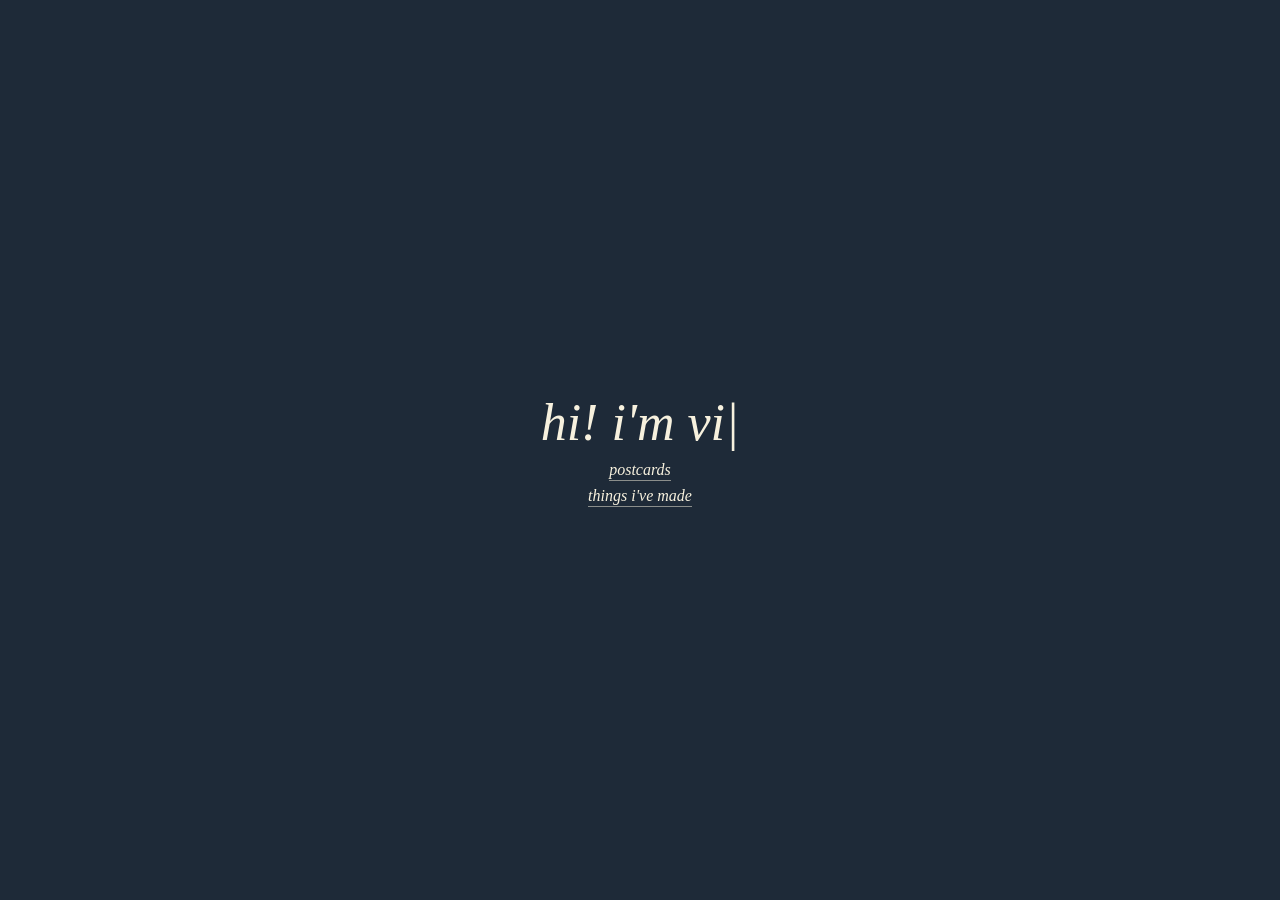
<file: index.html>
<!DOCTYPE html>
<html lang="en">
<head>
  <meta charset="UTF-8" />
  <meta name="viewport" content="width=device-width, initial-scale=1.0" />
  <title>victoria's website</title>
  <link rel="stylesheet" href="./css/style.css" />
</head>
<body>
  <div class="container">
    <h1 id="intro-text" aria-label="hi! i'm victoria"></h1>
    <!-- <p class="tagline">just for fun ◡̈</p> -->
    <a href="postcards.html">postcards</a>
    <a href="things-ive-made.html">things i've made</a>
  </div>
  <script>
    const introText = document.getElementById("intro-text");
    const fullText = "hi! i'm victoria";
    let charIndex = 0;

    function typeNextChar() {
      if (charIndex <= fullText.length) {
        introText.textContent = fullText.slice(0, charIndex);
        charIndex += 1;
        setTimeout(typeNextChar, 95);
      }
    }

    if (window.matchMedia("(prefers-reduced-motion: reduce)").matches) {
      introText.textContent = fullText;
    } else {
      typeNextChar();
    }
  </script>
</body>
</html>
</file>
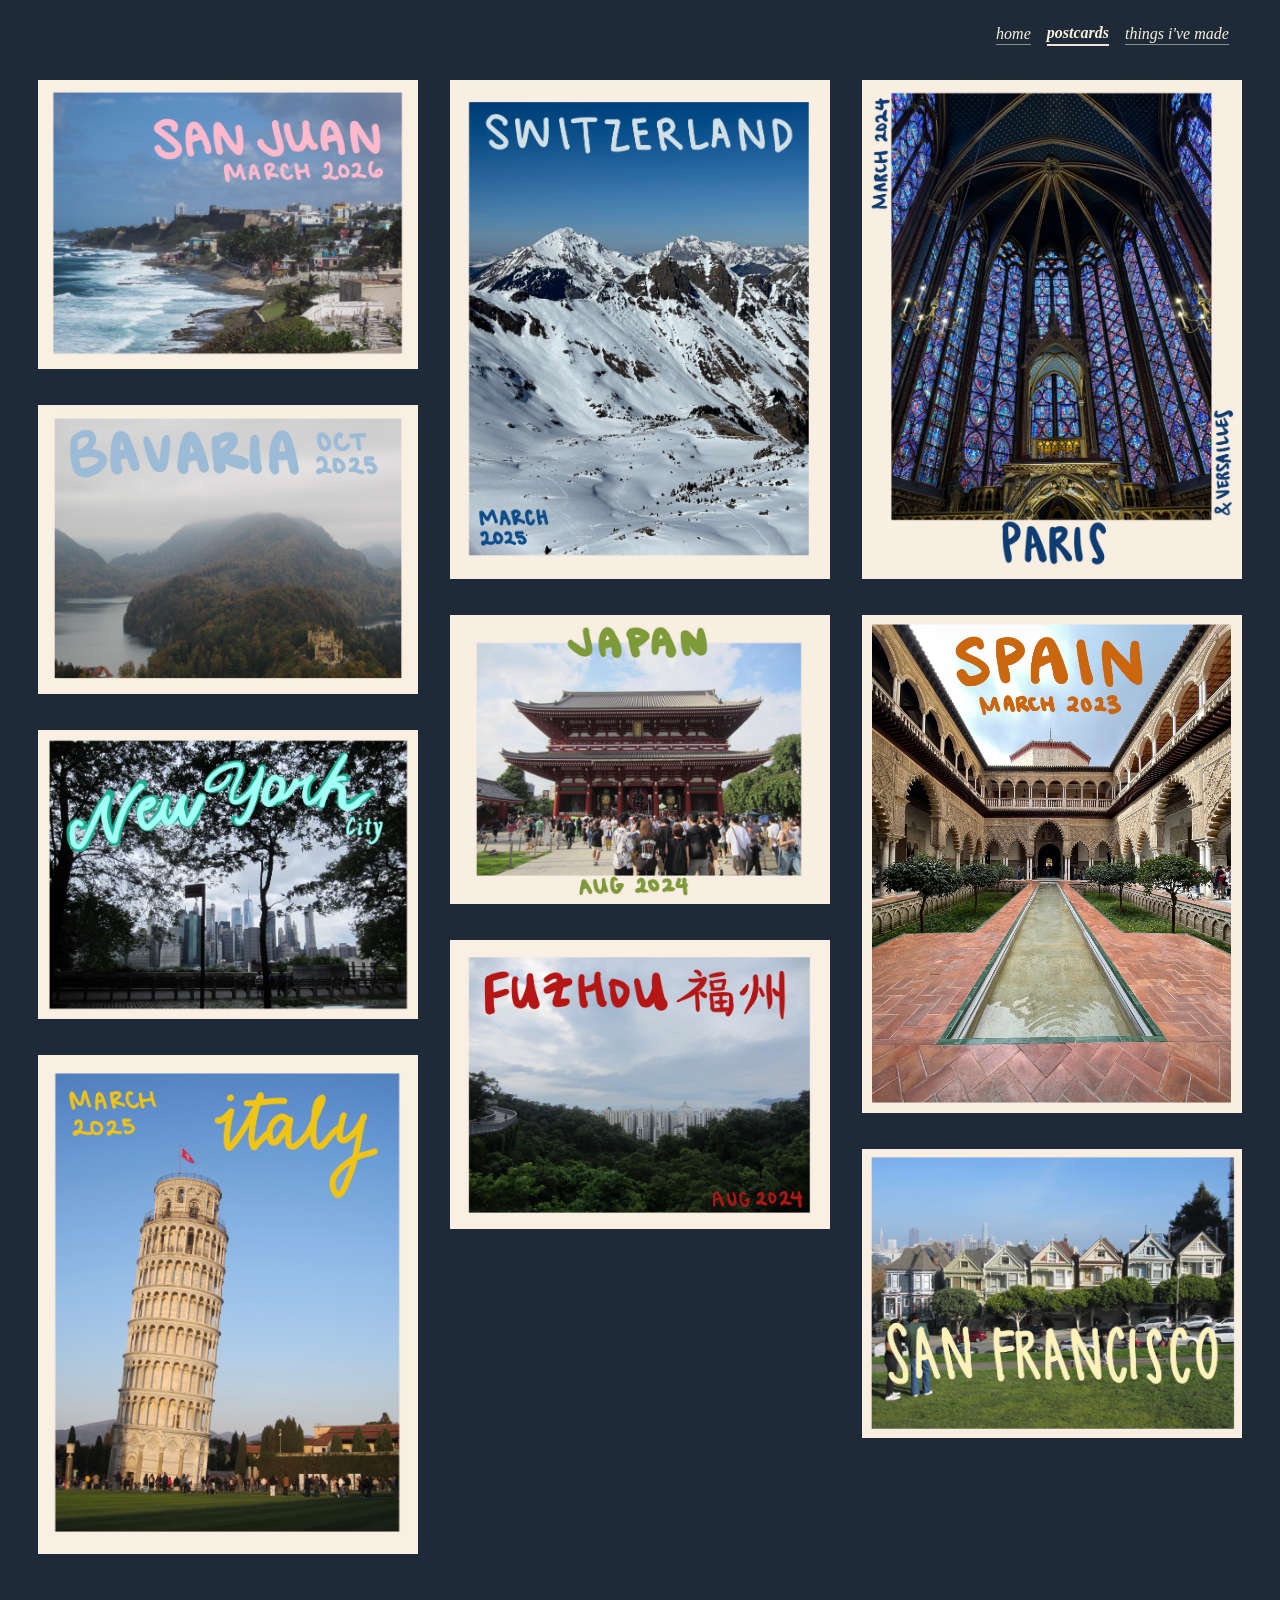
<file: postcards.html>
<!DOCTYPE html>
<html lang="en">
<head>
  <meta charset="UTF-8" />
  <meta name="viewport" content="width=device-width, initial-scale=1.0" />
  <title>victoria's website</title>
  <link rel="stylesheet" href="./css/gallery.css" />
</head>
<body class="gallery-page">
  <nav class="top-nav" aria-label="site navigation">
    <a href="index.html">home</a>
    <a href="postcards.html" class="current-page" aria-current="page">postcards</a>
    <a href="things-ive-made.html">things i've made</a>
  </nav>
  <main class="gallery-shell">
    <!-- <h1 class="gallery-title">postcards</h1> -->

    <section class="gallery-grid" aria-label="travel photos">
      <figure class="photo-card">
        <a class="photo-link" href="san-juan.html" aria-label="Open San Juan gallery">
          <img
            class="photo photo--horizontal"
            src="./images/postcards/san-juan-2026.jpg"
            alt=""
          />
        </a>
      </figure>

      <figure class="photo-card">
        <img
          class="photo photo--horizontal"
          src="./images/postcards/bavaria-2025.jpg"
          alt=""
        />
      </figure>

      <figure class="photo-card">
        <img
          class="photo photo--horizontal"
          src="./images/postcards/nyc.jpg"
          alt=""
        />
      </figure>

      <figure class="photo-card">
        <img
          class="photo photo--vertical"
          src="./images/postcards/italy-2025.jpg"
          alt=""
        />
      </figure>

      <figure class="photo-card">
        <img
          class="photo photo--vertical"
          src="./images/postcards/switzerland-2025.jpg"
          alt=""
        />
      </figure>

      <figure class="photo-card">
        <img
          class="photo photo--horizontal"
          src="./images/postcards/japan-2024.jpg"
          alt=""
        />
      </figure>

      <figure class="photo-card">
        <img
          class="photo photo--horizontal"
          src="./images/postcards/fuzhou-2024.jpg"
          alt=""
        />
      </figure>

      <figure class="photo-card">
        <img
          class="photo photo--vertical"
          src="./images/postcards/paris-2024.jpg"
          alt=""
        />
      </figure>

      <figure class="photo-card">
        <img
          class="photo photo--vertical"
          src="./images/postcards/spain-2023.jpg"
          alt=""
        />
      </figure>

      <figure class="photo-card">
        <img
          class="photo photo--horizontal"
          src="./images/postcards/sf.jpg"
          alt=""
        />
      </figure>

    </section>
  </main>
  <script src="./scripts/gallery-nav.js"></script>
</body>
</html>
</file>
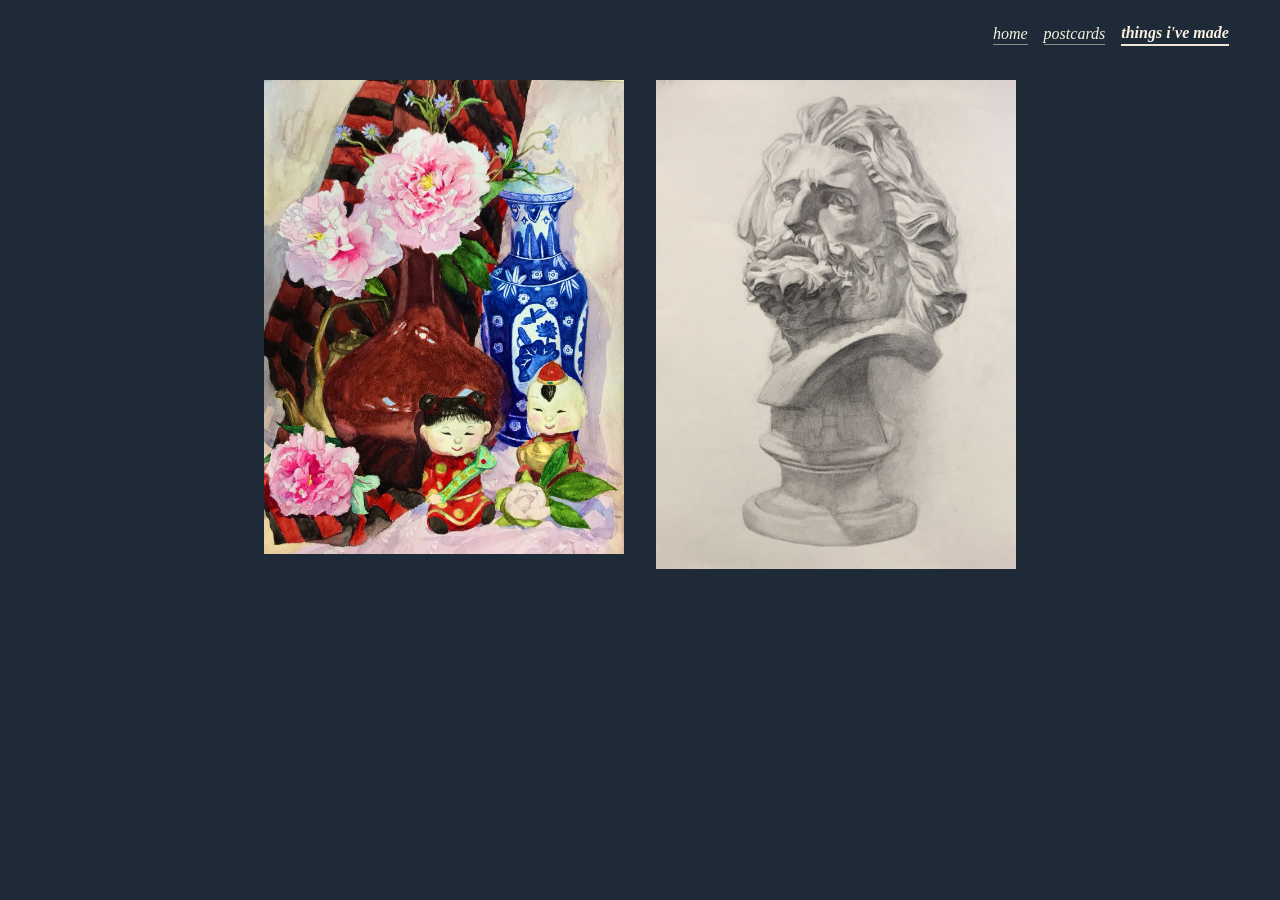
<file: things-ive-made.html>
<!DOCTYPE html>
<html lang="en">
<head>
  <meta charset="UTF-8" />
  <meta name="viewport" content="width=device-width, initial-scale=1.0" />
  <title>victoria's website</title>
  <link rel="stylesheet" href="./css/gallery.css" />
</head>
<body class="gallery-page">
  <nav class="top-nav" aria-label="site navigation">
    <a href="index.html">home</a>
    <a href="postcards.html">postcards</a>
    <a href="things-ive-made.html" class="current-page" aria-current="page">things i've made</a>
  </nav>
  <main class="gallery-shell">
    <!-- <h1 class="gallery-title">things i've made</h1> -->

    <section class="gallery-grid gallery-grid--few" aria-label="project screenshots">
      <figure class="photo-card">
        <img
          class="photo photo--vertical"
          src="./images/things/watercolor-still-life.JPG"
        />
        <figcaption class="photo-caption">watercolor, 2021</figcaption>
      </figure>

      <figure class="photo-card">
        <img
          class="photo photo--vertical"
          src="./images/things/graphite-bust.JPG"
        />
        <figcaption class="photo-caption">graphite, 2021</figcaption>
      </figure>
    </section>
  </main>
  <script src="./scripts/gallery-nav.js"></script>
</body>
</html>
</file>
<file: css/style.css>
* {
  box-sizing: border-box;
}

body {
  margin: 0;
  min-height: 100vh;
  display: flex;
  align-items: center;
  justify-content: center;
  background: #1e2a38;
  color: #f7f1de;
  font-family: "Times New Roman", Times, serif;
  font-style: italic;
}

.container {
  display: flex;
  flex-direction: column;
  align-items: center;
  gap: 0.35rem;
  text-align: center;
}

h1 {
  margin: 0;
  font-size: clamp(2rem, 5vw, 3.25rem);
  font-weight: 500;
  min-height: 1.2em;
}

.tagline {
  margin: 0 0 0.35rem;
  font-size: 1rem;
  opacity: 0.85;
}

#intro-text::after {
  content: "|";
  animation: blink 0.9s steps(1, end) infinite;
}

@keyframes blink {
  50% {
    opacity: 0;
  }
}

a {
  color: inherit;
  text-decoration: none;
  border-bottom: 1px solid rgba(247, 241, 222, 0.5);
  padding-bottom: 0.1rem;
}

a:hover {
  border-bottom-color: rgba(247, 241, 222, 0.9);
}
</file>
<file: css/gallery.css>
.gallery-page {
  --gallery-bg: #1e2a38;
  margin: 0;
  min-height: 100vh;
  background: var(--gallery-bg);
  color: #f7f1de;
  font-family: "Times New Roman", Times, serif;
  font-style: italic;
}

.top-nav {
  position: fixed;
  top: 1.5rem;
  right: 4vw;
  z-index: 10;
  display: flex;
  gap: 1rem;
  align-items: center;
}

.top-nav a,
.top-nav .current-page {
  color: inherit;
  text-decoration: none;
  border-bottom: 1px solid rgba(247, 241, 222, 0.5);
  padding-bottom: 0.1rem;
}

.top-nav .current-page {
  font-weight: 700;
  border-bottom-width: 2px;
  border-bottom-color: rgba(247, 241, 222, 0.95);
  cursor: default;
}

.top-nav a:hover {
  border-bottom-color: rgba(247, 241, 222, 0.9);
}

.gallery-shell {
  width: min(1260px, 94vw);
  margin: 0 auto;
  padding: 5rem 0 4rem;
}

.gallery-title {
  margin: 0 0 0.9rem;
  font-size: clamp(2rem, 4vw, 2.7rem);
  font-weight: 500;
  text-align: center;
  width: 100%;
}

.gallery-grid {
  columns: 320px;
  column-gap: 2rem;
}

.gallery-grid--few {
  columns: unset;
  display: flex;
  flex-wrap: wrap;
  justify-content: center;
  gap: 2rem;
}

.gallery-grid--few .photo-card {
  width: min(360px, 100%);
  margin: 0;
}

.photo-card {
  display: inline-block;
  width: 100%;
  margin: 0 0 2rem;
  break-inside: avoid;
  position: relative;
  overflow: hidden;
  background-color: var(--gallery-bg);
}

.photo {
  width: 100%;
  display: block;
  height: auto;
  object-fit: contain;
}

.photo--horizontal {
  aspect-ratio: auto;
}

.photo--vertical {
  aspect-ratio: auto;
}

.photo-card--wide {
  grid-column: auto;
}

.photo-link {
  display: block;
  color: inherit;
  text-decoration: none;
}

.photo-link .photo {
  transition: transform 180ms ease, filter 180ms ease;
}

.photo-link:hover .photo {
  transform: translateY(-2px);
  filter: brightness(0.93);
}

.photo-caption {
  position: absolute;
  left: 0;
  right: 0;
  bottom: 0;
  margin: 0;
  padding: 2rem 0.75rem 0.65rem;
  font-size: 0.9rem;
  line-height: 1.35;
  color: #f7f1de;
  text-align: center;
  text-shadow: 0 1px 3px rgba(0, 0, 0, 0.85);
  background: linear-gradient(
    to top,
    color-mix(in srgb, var(--gallery-bg) 92%, transparent) 0%,
    color-mix(in srgb, var(--gallery-bg) 55%, transparent) 45%,
    transparent 100%
  );
  opacity: 0;
  transition: opacity 0.22s ease;
  z-index: 1;
  pointer-events: none;
}

.photo-card:hover .photo-caption,
.photo-card:focus-within .photo-caption {
  opacity: 1;
}

@media (prefers-reduced-motion: reduce) {
  .photo-caption {
    transition: none;
  }
}
</file>
